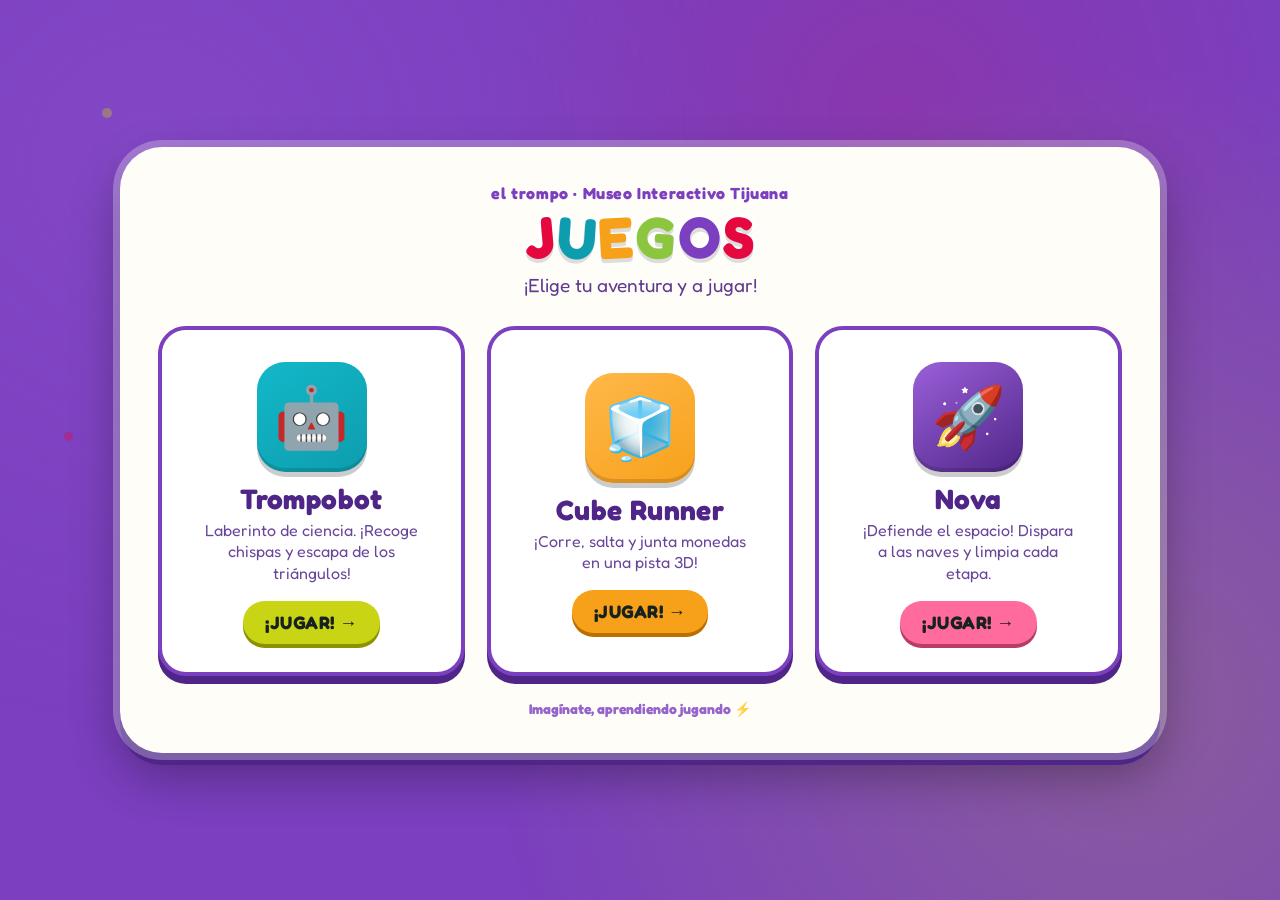
<file: index.html>
<!DOCTYPE html>
<html lang="es">
<head>
<meta charset="utf-8">
<meta name="viewport" content="width=device-width, initial-scale=1, viewport-fit=cover">
<title>el trompo · Museo Interactivo Tijuana</title>
<link href="https://fonts.googleapis.com/css2?family=Fredoka:wght@500;700&display=swap" rel="stylesheet">
<style>
:root{
  --purple:#7b3fbf;
  --deep:#4f2688;
  --lime:#c8d414;
  --red:#e5083f;
  --teal:#0e9dae;
  --orange:#f7a11a;
  --paper:#fffdf7;
  --ink:#17211f;
}
*{box-sizing:border-box;margin:0;padding:0}
html,body{height:100%}
body{
  background:var(--purple);
  font-family:'Fredoka','Trebuchet MS',sans-serif;
  color:var(--deep);
  min-height:100vh;
  min-height:100dvh;
  display:flex;
  justify-content:center;
  align-items:center;
  padding:calc(12px + env(safe-area-inset-top,0px)) 16px calc(12px + env(safe-area-inset-bottom,0px));
  overflow-x:hidden;
}
body::before{
  content:'';
  position:fixed;
  inset:0;
  background:
    radial-gradient(circle at 12% 18%, #9b5fd944 0%, transparent 42%),
    radial-gradient(circle at 88% 78%, #c8d41433 0%, transparent 48%),
    radial-gradient(circle at 70% 12%, #e5083f22 0%, transparent 35%);
  pointer-events:none;
  z-index:0;
}
.spark{
  position:fixed;
  width:10px;height:10px;
  border-radius:50%;
  opacity:0.35;
  pointer-events:none;
  z-index:0;
  animation:float 6s ease-in-out infinite;
}
.spark:nth-child(1){top:12%;left:8%;animation-delay:0s;background:var(--lime)}
.spark:nth-child(2){top:22%;right:10%;animation-delay:1.2s;background:var(--orange);width:8px;height:8px}
.spark:nth-child(3){bottom:18%;left:14%;animation-delay:2.4s;background:var(--teal);width:12px;height:12px}
.spark:nth-child(4){bottom:28%;right:12%;animation-delay:0.8s;background:#ff6b9d;width:7px;height:7px}
.spark:nth-child(5){top:48%;left:5%;animation-delay:3s;background:var(--red);width:9px;height:9px}
@keyframes float{
  0%,100%{transform:translateY(0) scale(1);opacity:0.3}
  50%{transform:translateY(-18px) scale(1.25);opacity:0.55}
}
.shell{
  position:relative;
  z-index:1;
  background:var(--paper);
  border-radius:42px;
  padding:clamp(20px,3vw,36px) clamp(18px,3vw,40px) clamp(22px,3vw,36px);
  max-width:1040px;
  width:100%;
  text-align:center;
  box-shadow:0 0 0 7px #fff4,0 12px 0 var(--deep),0 22px 50px #0005;
}
.museo{
  font-weight:700;
  font-size:clamp(13px,2vw,16px);
  color:var(--purple);
  letter-spacing:0.6px;
  margin-bottom:4px;
}
h1{
  font-size:clamp(36px,8vw,58px);
  line-height:1.05;
  letter-spacing:2px;
  margin-bottom:4px;
}
h1 span{
  display:inline-block;
  -webkit-text-stroke:7px #fff;
  paint-order:stroke fill;
  text-shadow:0 4px 0 #0002;
}
.tagline{
  font-size:clamp(15px,2.2vw,19px);
  color:var(--deep);
  opacity:0.9;
  margin-bottom:clamp(18px,3vw,28px);
  line-height:1.35;
}
.games{
  display:grid;
  grid-template-columns:repeat(3,1fr);
  gap:clamp(14px,2.5vw,22px);
}
.card{
  display:flex;
  flex-direction:column;
  align-items:center;
  justify-content:center;
  gap:10px;
  text-decoration:none;
  color:inherit;
  background:#fff;
  border:4px solid var(--purple);
  border-radius:28px;
  padding:clamp(20px,3.5vw,32px) 16px clamp(18px,3vw,28px);
  box-shadow:0 8px 0 var(--deep);
  transition:transform .15s, box-shadow .15s;
  min-height:clamp(200px,32vw,280px);
  position:relative;
  overflow:hidden;
}
.card::after{
  content:'';
  position:absolute;
  inset:0;
  background:linear-gradient(160deg, #fff8 0%, transparent 50%);
  pointer-events:none;
}
.card:active{
  transform:translateY(6px);
  box-shadow:0 2px 0 var(--deep);
}
.card:focus-visible{
  outline:4px solid var(--orange);
  outline-offset:4px;
}
.icon{
  width:clamp(72px,14vw,110px);
  height:clamp(72px,14vw,110px);
  border-radius:28px;
  display:flex;
  align-items:center;
  justify-content:center;
  font-size:clamp(40px,8vw,60px);
  color:#fff;
  box-shadow:0 5px 0 #0003, inset 0 -4px 0 #0002;
  position:relative;
  z-index:1;
  animation:bounce 2.4s ease-in-out infinite;
}
.card.trompo .icon{ background:linear-gradient(145deg, #12b8c9, var(--teal)); }
.card.cube .icon{ background:linear-gradient(145deg, #ffb84a, var(--orange)); animation-delay:0.35s; }
.card.nova .icon{ background:linear-gradient(145deg, #9b5fd9, var(--deep)); animation-delay:0.7s; }
@keyframes bounce{
  0%,100%{transform:translateY(0)}
  50%{transform:translateY(-8px)}
}
.info{ position:relative; z-index:1; text-align:center; }
.info h2{
  font-size:clamp(20px,3.5vw,28px);
  margin-bottom:4px;
  letter-spacing:0.4px;
  color:var(--deep);
}
.info p{
  font-size:clamp(13px,1.8vw,16px);
  opacity:0.85;
  line-height:1.35;
  max-width:220px;
  margin:0 auto;
}
.play-pill{
  position:relative;
  z-index:1;
  margin-top:6px;
  font-weight:700;
  font-size:clamp(15px,2.2vw,18px);
  padding:10px 22px;
  border-radius:999px;
  letter-spacing:0.5px;
  display:inline-flex;
  align-items:center;
  gap:6px;
  color:var(--ink);
}
.card.trompo .play-pill{ background:var(--lime); box-shadow:0 4px 0 #8a9200; }
.card.cube  .play-pill{ background:var(--orange); box-shadow:0 4px 0 #b87000; }
.card.nova  .play-pill{ background:#ff6b9d; box-shadow:0 4px 0 #b83b68; }
.footer{
  margin-top:clamp(16px,2.5vw,24px);
  font-size:clamp(12px,1.6vw,14px);
  color:var(--purple);
  opacity:0.8;
  font-weight:700;
}
@media (hover:hover) and (pointer:fine){
  .card:hover{
    transform:translateY(-4px) scale(1.02);
    box-shadow:0 12px 0 var(--deep);
  }
  .card:hover .icon{ animation-duration:1.2s; }
  .card:hover .play-pill{ transform:scale(1.06); }
}
@media (max-width:760px){
  .games{ grid-template-columns:1fr; gap:14px; }
  .card{
    min-height:160px;
    flex-direction:row;
    text-align:left;
    padding:16px 14px;
    gap:14px;
  }
  .card .info{ text-align:left; }
  .card .info p{ margin:0; max-width:none; }
  .icon{
    width:70px;height:70px;
    font-size:36px;
    border-radius:20px;
    flex-shrink:0;
    animation:none;
  }
  .play-pill{ display:none; }
}
</style>
</head>
<body>

<span class="spark"></span>
<span class="spark"></span>
<span class="spark"></span>
<span class="spark"></span>
<span class="spark"></span>

<div class="shell">
  <p class="museo">el trompo · Museo Interactivo Tijuana</p>
  <h1 id="title"></h1>
  <p class="tagline">¡Elige tu aventura y a jugar!</p>

  <div class="games">
    <a class="card trompo" href="Trompo-Pac/index.html">
      <div class="icon">🤖</div>
      <div class="info">
        <h2>Trompobot</h2>
        <p>Laberinto de ciencia. ¡Recoge chispas y escapa de los triángulos!</p>
      </div>
      <span class="play-pill">¡JUGAR! →</span>
    </a>

    <a class="card cube" href="cube-game-main/index.html">
      <div class="icon">🧊</div>
      <div class="info">
        <h2>Cube Runner</h2>
        <p>¡Corre, salta y junta monedas en una pista 3D!</p>
      </div>
      <span class="play-pill">¡JUGAR! →</span>
    </a>

    <a class="card nova" href="space-3d/index.html">
      <div class="icon">🚀</div>
      <div class="info">
        <h2>Nova</h2>
        <p>¡Defiende el espacio! Dispara a las naves y limpia cada etapa.</p>
      </div>
      <span class="play-pill">¡JUGAR! →</span>
    </a>
  </div>

  <p class="footer">Imagínate, aprendiendo jugando ⚡</p>
</div>

<script>
  const COL = ['#e5083f','#0e9dae','#f7a11a','#8cc63f','#7b3fbf'];
  const ROT = [-5,4,-3,5,-4,3,-5];
  document.getElementById('title').innerHTML =
    [...'JUEGOS'].map((l,i) =>
      `<span style="color:${COL[i%5]};transform:rotate(${ROT[i]}deg)">${l}</span>`
    ).join('');
</script>
</body>
</html>
</file>
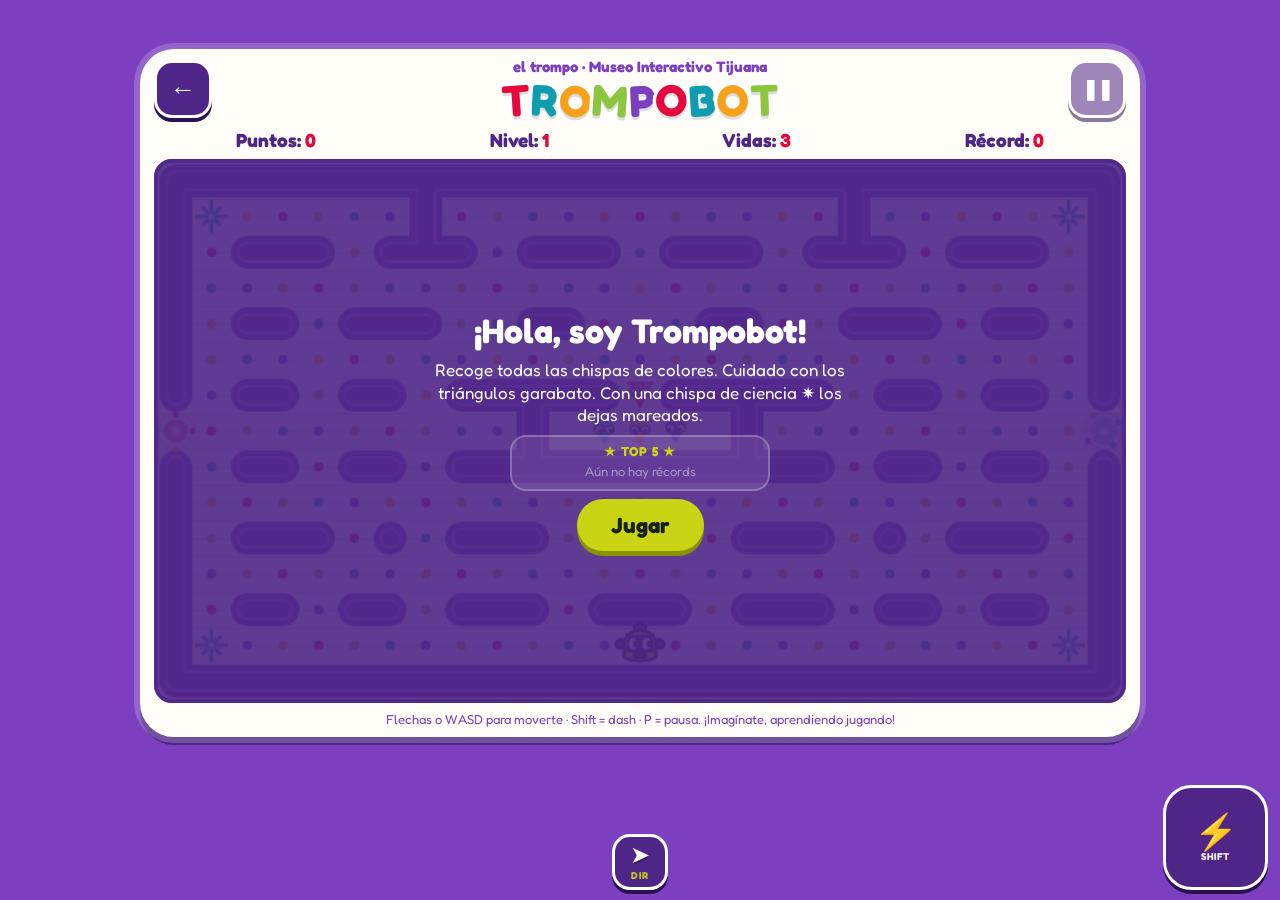
<file: Trompo-Pac/index.html>
<!DOCTYPE html>
<html lang="es"><head><meta charset="utf-8">
<meta name="viewport" content="width=device-width, initial-scale=1, viewport-fit=cover, maximum-scale=1, user-scalable=no">
<title>Trompobot: Laberinto de Ciencia</title>
<link href="https://fonts.googleapis.com/css2?family=Fredoka:wght@500;700&display=swap" rel="stylesheet">
<link rel="stylesheet" href="style.css">
</head><body>
<div class="app">
<div class="area" id="area">
<main class="bubble" id="bubble">
<div class="top">
  <button id="back-btn" class="back-btn" aria-label="Regresar al menú" title="Regresar">←</button>
  <div class="ttl"><p class="museo">el trompo · Museo Interactivo Tijuana</p><h1 id="t" aria-label="Trompobot"></h1></div>
  <button id="pb" class="cbtn" aria-label="Pausar" title="Pausa (P)" disabled>❚❚</button>
</div>
<div class="hud"><span>Puntos: <b id="s">0</b></span><span>Nivel: <b id="lv">1</b></span><span>Vidas: <b id="v">3</b></span><span>Récord: <b id="bs">0</b></span></div>
<div class="wrap"><canvas id="c" aria-label="Laberinto de Trompobot"></canvas>

<div class="ov" id="ov"><h2 id="ot">¡Hola, soy Trompobot!</h2><p id="op">Recoge todas las chispas de colores. Cuidado con los triángulos garabato. Con una chispa de ciencia ✷ los dejas mareados.</p>
  <!-- Top 5 -->
  <div class="leaderboard"><div class="lb-title">★ TOP 5 ★</div><ol id="lb-list"></ol></div>
  <button class="play" id="go">Jugar</button></div>

<div class="ov hide" id="pz"><h2>Pausa</h2><p>El juego está detenido.</p><button class="play" id="resume">Continuar</button></div>
</div>
<small><span class="h-key">Flechas o WASD para moverte · Shift = dash · P = pausa. </span><span class="h-touch">Desliza el dedo en cualquier parte o usa los botones. </span>¡Imagínate, aprendiendo jugando!</small>
</main>
</div>

<!-- Controles abajo: cruceta a la izquierda, dash a la derecha (donde caen los pulgares) -->
<div class="controls">
  <div class="pad"><button data-d="u" aria-label="Arriba">▲</button><button data-d="l" aria-label="Izquierda">◀</button><button data-d="d" aria-label="Abajo">▼</button><button data-d="r" aria-label="Derecha">▶</button></div>
  <div id="dir-guide" class="dir-guide" aria-hidden="true" title="Dirección actual">
    <div class="dir-arrow" id="dir-arrow">➤</div>
    <div class="dir-label">DIR</div>
  </div>
  <div class="acts">
    <button id="rage-btn" class="cbtn rage-btn" aria-label="¡MODO IRA!" title="¡MODO IRA!" style="display:none;">
      <span class="dico">🔥</span><b class="dkey">IRA</b>
    </button>
    <button id="db" class="cbtn dash" aria-label="Dash" title="Dash (Shift)">
      <i class="fill" id="dfill"></i><span class="dico">⚡</span><b class="dkey"><span class="k-key">SHIFT</span><span class="k-touch">DASH</span></b>
    </button>
  </div>
</div>
</div>

<!-- Pantalla de entrada de nombre (top 5) -->
<div id="name-entry" style="display:none;">
  <div class="ne-title">¡NUEVO RÉCORD!</div>
  <div class="ne-score" id="ne-score">0</div>
  <div class="ne-rank" id="ne-rank">#1</div>
  <div class="ne-label">Escribe tu nombre</div>

  <div class="ne-chars-row">
    <div class="ne-chars" id="ne-chars">
      <div class="ne-slot active" data-i="0">A</div>
      <div class="ne-slot" data-i="1">A</div>
      <div class="ne-slot" data-i="2">A</div>
    </div>
    <button class="ne-add" id="ne-add" aria-label="Agregar letra">+</button>
    <button class="ne-add ne-remove" id="ne-remove" aria-label="Quitar letra" style="display:none;">−</button>
  </div>

  <div class="ne-controls">
    <button class="ne-btn" id="ne-left" aria-label="Anterior">◀</button>
    <button class="ne-btn ne-btn-ok" id="ne-next">SIGUIENTE</button>
    <button class="ne-btn" id="ne-right" aria-label="Siguiente">▶</button>
  </div>

  <button class="ne-btn ne-btn-save" id="ne-save" style="display:none;">✓ GUARDAR</button>
  <button class="ne-btn ne-btn-skip" id="ne-skip">OMITIR</button>

  <div class="ne-warn">⚠ Si el nombre contiene groserías, el récord será eliminado.</div>
  <div class="ne-hint">Toca ◀ ▶ para cambiar letra · + para alargar (máx. 10)</div>
</div>

<!-- Confirmar regreso al menú -->
<div id="back-confirm" style="display:none;">
  <div class="bc-title">¿Salir del juego?</div>
  <div class="bc-msg">Volverás al menú de juegos.<br>Tu partida actual se perderá.</div>
  <div class="bc-btns">
    <button class="ne-btn ne-btn-ok" id="bc-yes">✓ SÍ, SALIR</button>
    <button class="ne-btn" id="bc-no">✗ SEGUIR JUGANDO</button>
  </div>
</div>

<script src="game.js"></script>
</body></html>
</file>
<file: Trompo-Pac/style.css>
:root{--purple:#7b3fbf;--deep:#4f2688;--lime:#c8d414;--red:#e5083f;--teal:#0e9dae;--orange:#f7a11a;--paper:#fffdf7;--ink:#17211f;
  --k:clamp(58px,10.5vmin,84px)} /* tamaño base de los botones táctiles */
*{box-sizing:border-box;-webkit-tap-highlight-color:transparent}
html,body{height:100%;margin:0}
body{background:var(--purple);font-family:'Fredoka','Trebuchet MS',sans-serif;color:var(--deep);overflow:hidden;overscroll-behavior:none;
  touch-action:none;-webkit-user-select:none;user-select:none;-webkit-touch-callout:none}

/* ── Estructura: [área del juego] + [controles abajo]. Todo cabe en pantalla, sin scroll ── */
.app{position:fixed;top:0;right:0;bottom:0;left:0;display:grid;grid-template-rows:minmax(0,1fr) auto;gap:8px;
  padding:max(8px,env(safe-area-inset-top,0px)) max(10px,env(safe-area-inset-right,0px)) max(10px,env(safe-area-inset-bottom,0px)) max(10px,env(safe-area-inset-left,0px))}
.area{min-width:0;min-height:0;display:flex;align-items:center;justify-content:center}
/* El ancho exacto lo calcula game.js (fit) para que el laberinto use todo el espacio disponible */
.bubble{flex:none;background:var(--paper);border-radius:34px;padding:8px 14px 10px;width:100%;max-width:1000px;text-align:center;box-shadow:0 0 0 6px #fff3,0 8px 0 var(--deep)}

.top{display:flex;align-items:center;justify-content:space-between;gap:10px}
.ttl{flex:1;min-width:0}
.museo{margin:0 0 2px;font-weight:700;font-size:clamp(11px,1.7vw,15px);color:var(--purple)}
h1{margin:0;font-size:clamp(24px,min(5.2vw,7vh),44px);line-height:1;letter-spacing:1px}
h1 span{display:inline-block;-webkit-text-stroke:7px #fff;paint-order:stroke fill;text-shadow:0 3px 0 #0002}
.hud{display:flex;justify-content:space-around;flex-wrap:wrap;gap:0 14px;font-weight:700;font-size:clamp(14px,2.3vw,19px);margin:6px 2px 8px}
.hud b{color:var(--red)}
.wrap{position:relative;width:100%}
canvas{width:100%;height:auto;display:block;border-radius:18px;border:4px solid var(--purple);touch-action:none;background:var(--paper);transform:translateZ(0)}
.ov{position:absolute;top:0;right:0;bottom:0;left:0;background:#4f2688e6;border-radius:18px;color:#fff;display:flex;flex-direction:column;align-items:center;justify-content:flex-start;gap:8px;padding:14px;overflow-y:auto;touch-action:pan-y;-webkit-overflow-scrolling:touch}
/* centrado "seguro" que funciona también en Safari viejo: si no cabe, se puede hacer scroll en vez de cortarse */
.ov>:first-child{margin-top:auto}.ov>:last-child{margin-bottom:auto}
.ov.hide{display:none}
.ov h2{margin:0;font-size:clamp(24px,4vw,34px)}.ov p{margin:0;font-size:clamp(14px,2vw,17px);max-width:420px;line-height:1.35}
button{font:inherit;font-weight:700;border:0;cursor:pointer;touch-action:manipulation}
.play{background:var(--lime);color:var(--ink);font-size:22px;padding:12px 34px;border-radius:30px;box-shadow:0 5px 0 #8a9200;flex-shrink:0;min-height:52px}
.play:active{transform:translateY(3px);box-shadow:0 2px 0 #8a9200}
small{display:block;margin-top:8px;color:var(--purple);font-size:13px}
.h-touch{display:none}

/* ── Controles de abajo ── */
.controls{display:grid;grid-template-columns:1fr auto 1fr;align-items:end;gap:10px;padding:0 2px}
.pad{grid-column:1;justify-self:start;display:grid;grid-template-columns:repeat(3,var(--k));grid-template-rows:repeat(2,calc(var(--k)*.92));gap:8px}
.pad button{background:var(--teal);color:#fff;font-size:calc(var(--k)*.38);border-radius:calc(var(--k)*.28);box-shadow:0 5px 0 #086b78;padding:0}
.pad button:active{transform:translateY(4px);box-shadow:0 1px 0 #086b78;background:#12b5c8}
.pad button:focus-visible,.play:focus-visible{outline:3px solid var(--orange);outline-offset:2px}
.pad [data-d=u]{grid-column:2}.pad [data-d=l]{grid-row:2;grid-column:1}.pad [data-d=d]{grid-row:2;grid-column:2}.pad [data-d=r]{grid-row:2;grid-column:3}
.acts{grid-column:3;justify-self:end;display:flex;align-items:flex-end;gap:14px}
@media(min-width:900px) and (pointer:fine){.pad{display:none}}

/* ── Guía de dirección ── */
.dir-guide{grid-column:2;width:56px;height:56px;border-radius:18px;background:var(--deep);border:3px solid #fff;box-shadow:0 4px 0 #2a1050;
  display:flex;flex-direction:column;align-items:center;justify-content:center;gap:2px;pointer-events:none}
.dir-arrow{font-size:24px;line-height:1;color:#fff;transition:transform .12s ease;text-shadow:0 2px 0 #0004}
.dir-label{font-size:10px;font-weight:700;letter-spacing:1px;color:var(--lime);opacity:.9}
.dir-guide[data-dir="r"] .dir-arrow{transform:rotate(0deg)}
.dir-guide[data-dir="d"] .dir-arrow{transform:rotate(90deg)}
.dir-guide[data-dir="l"] .dir-arrow{transform:rotate(180deg)}
.dir-guide[data-dir="u"] .dir-arrow{transform:rotate(-90deg)}
.dir-guide[data-dir=""] .dir-arrow{opacity:.35}

/* ── Botones redondeados (pausa, dash, ira, regresar) ── */
.cbtn,.back-btn{position:relative;overflow:hidden;width:58px;height:58px;flex:none;border-radius:18px;background:var(--deep);color:#fff;font-size:20px;letter-spacing:-2px;border:3px solid #fff;box-shadow:0 4px 0 #2a1050;display:flex;flex-direction:column;align-items:center;justify-content:center;padding:0;line-height:1}
.back-btn{font-size:26px;letter-spacing:0}
.cbtn:active,.back-btn:active{transform:translateY(3px);box-shadow:0 1px 0 #2a1050}
.cbtn:disabled{opacity:.55;cursor:default}
.cbtn:focus-visible,.back-btn:focus-visible{outline:3px solid var(--orange);outline-offset:2px}
.acts .cbtn{width:calc(var(--k)*1.25);height:calc(var(--k)*1.25);border-radius:calc(var(--k)*.34)}
.acts .rage-btn{width:var(--k);height:var(--k)}
.dash .fill{position:absolute;left:0;right:0;bottom:0;height:0;background:#c8d414aa;transition:height .15s}
.dash .dico{position:relative;font-size:calc(var(--k)*.42);letter-spacing:0;line-height:1}
.dash .dkey,.rage-btn .dkey{position:relative;font-size:10px;letter-spacing:.5px;color:#fff;opacity:.9;margin-top:2px}
.k-touch{display:none}
.dash.ready{background:#3a1c6e;border-color:var(--lime)}
.dash.ready .fill{background:var(--lime);animation:fpulse .9s ease-in-out infinite;will-change:opacity}
.dash.ready .dico,.dash.ready .dkey{color:var(--ink)}
.dash.going{border-color:var(--orange)}
/* animaciones solo de opacidad/transform: no obligan a repintar y no frenan al iPad */
@keyframes fpulse{0%,100%{opacity:1}50%{opacity:.55}}
@media(pointer:coarse){
  .k-key,.h-key{display:none}.k-touch{display:inline}.h-touch{display:inline}
}
@media(max-height:560px){
  .cbtn,.back-btn{width:46px;height:46px}.acts .cbtn,.acts .rage-btn{width:calc(var(--k)*1.1);height:calc(var(--k)*1.1)}
  .museo,small{display:none}h1{font-size:26px}.hud{margin:4px 2px 6px}
}

/* ── Leaderboard (dentro del overlay) ── */
.leaderboard{background:#ffffff18;border:2px solid #ffffff40;border-radius:16px;padding:6px 16px 8px;min-width:min(260px,85%);max-width:320px;flex-shrink:0}
.lb-title{font-size:13px;font-weight:700;color:var(--lime);letter-spacing:1px;margin-bottom:2px}
#lb-list{list-style:none;margin:0;padding:0;font-size:14px;text-align:left}
#lb-list li{display:flex;justify-content:space-between;align-items:center;padding:2px 0;border-bottom:1px solid #ffffff22}
#lb-list li:last-child{border-bottom:0}
#lb-list .lb-rank{width:28px;color:var(--lime);font-weight:700}
#lb-list .lb-name{flex:1;letter-spacing:2px;font-weight:700}
#lb-list .lb-score{color:#ffd56a;font-weight:700}
#lb-list li.lb-empty{opacity:.45;justify-content:center;font-size:13px}

/* ── Pantalla de nombre (pantalla completa) ── */
#name-entry{position:fixed;top:0;right:0;bottom:0;left:0;background:#2a1050f2;color:#fff;display:flex;flex-direction:column;align-items:center;justify-content:flex-start;gap:10px;padding:20px;text-align:center;z-index:50;overflow-y:auto;touch-action:pan-y}
#name-entry>:first-child{margin-top:auto}#name-entry>:last-child{margin-bottom:auto}
.ne-title{font-size:clamp(26px,6vw,40px);font-weight:700;color:var(--lime);-webkit-text-stroke:4px var(--deep);paint-order:stroke fill;letter-spacing:1px}
.ne-score{font-size:clamp(32px,8vw,52px);font-weight:700;color:#ffd56a;text-shadow:0 3px 0 #0004}
.ne-rank{font-size:18px;font-weight:700;color:var(--orange);margin-bottom:4px}
.ne-label{font-size:15px;opacity:.9;margin-bottom:2px}
.ne-chars-row{display:flex;align-items:center;justify-content:center;gap:8px;margin:8px 0 4px;flex-wrap:wrap;max-width:95vw}
.ne-chars{display:flex;gap:6px;flex-wrap:wrap;justify-content:center}
.ne-slot{width:48px;height:56px;background:#ffffff18;border:3px solid #ffffff55;border-radius:12px;display:flex;align-items:center;justify-content:center;font-size:28px;font-weight:700;color:#fff;transition:border-color .15s,background .15s,transform .12s;user-select:none;cursor:pointer}
.ne-slot.active{border-color:var(--lime);background:#c8d41433;transform:scale(1.08);box-shadow:0 0 18px #c8d41466;color:var(--lime)}
.ne-add{width:48px;height:56px;border:3px dashed #ffffff66;border-radius:12px;background:#ffffff12;color:var(--lime);font-size:28px;font-weight:700;cursor:pointer;font-family:inherit;touch-action:manipulation;display:flex;align-items:center;justify-content:center;padding:0}
.ne-add:active{background:#c8d41433}
.ne-remove{color:#ff8a8a;border-color:#ff8a8a88}
.ne-controls{display:flex;gap:14px;align-items:center;margin-top:8px}
.ne-btn{font:inherit;font-weight:700;font-size:22px;min-width:64px;min-height:64px;padding:12px 18px;border:0;border-radius:18px;background:#ffffff22;color:#fff;cursor:pointer;touch-action:manipulation;box-shadow:0 4px 0 #0004;transition:transform .08s,box-shadow .08s}
.ne-btn:active{transform:translateY(3px);box-shadow:0 1px 0 #0004}
.ne-btn-ok{background:var(--lime);color:var(--ink);box-shadow:0 4px 0 #8a9200;min-width:140px;font-size:18px}
.ne-btn-ok:active{box-shadow:0 1px 0 #8a9200}
.ne-btn-save{background:var(--orange);color:var(--ink);box-shadow:0 4px 0 #b87000;min-width:180px;font-size:20px;margin-top:6px;min-height:56px}
.ne-btn-save:active{box-shadow:0 1px 0 #b87000}
.ne-hint{font-size:12px;opacity:.7;margin-top:4px;max-width:300px;line-height:1.3}
.ne-warn{margin-top:10px;padding:10px 14px;max-width:320px;background:#e5083f33;border:2px solid var(--red);border-radius:12px;color:#ffb3b3;font-size:13px;font-weight:700;line-height:1.35;text-align:center}
.ne-btn-skip{background:transparent;border:2px solid #ffffff55;color:#ffffffcc;box-shadow:none;min-width:140px;min-height:48px;font-size:16px;margin-top:4px}
.ne-btn-skip:active{background:#ffffff18;box-shadow:none;transform:translateY(1px)}

/* ── Confirmar salida ── */
#back-confirm{position:fixed;top:0;right:0;bottom:0;left:0;background:#2a1050f2;color:#fff;display:flex;flex-direction:column;align-items:center;justify-content:center;gap:12px;padding:24px;text-align:center;z-index:40;font-family:'Fredoka','Trebuchet MS',sans-serif}
.bc-title{font-size:clamp(26px,6vw,40px);font-weight:700;color:var(--lime);-webkit-text-stroke:3px var(--deep);paint-order:stroke fill;letter-spacing:1px}
.bc-msg{font-size:clamp(14px,2.2vw,17px);max-width:320px;line-height:1.4;opacity:.95}
.bc-btns{display:flex;flex-direction:column;gap:12px;margin-top:10px;width:min(260px,80vw)}
.bc-btns .ne-btn{width:100%;min-height:56px}

/* ── Easter egg: botón IRA ── */
.rage-btn{background:#8b0000 !important;border-color:#ff4444 !important;animation:ragePulse .7s ease-in-out infinite;will-change:transform}
.rage-btn .dico{font-size:calc(var(--k)*.4);line-height:1}
.rage-btn .dkey{color:#ffcccc}
@keyframes ragePulse{0%,100%{transform:scale(1)}50%{transform:scale(1.07)}}
.rage-btn:active{transform:translateY(3px) scale(.96) !important;box-shadow:0 1px 0 #4a0000 !important}
</file>
